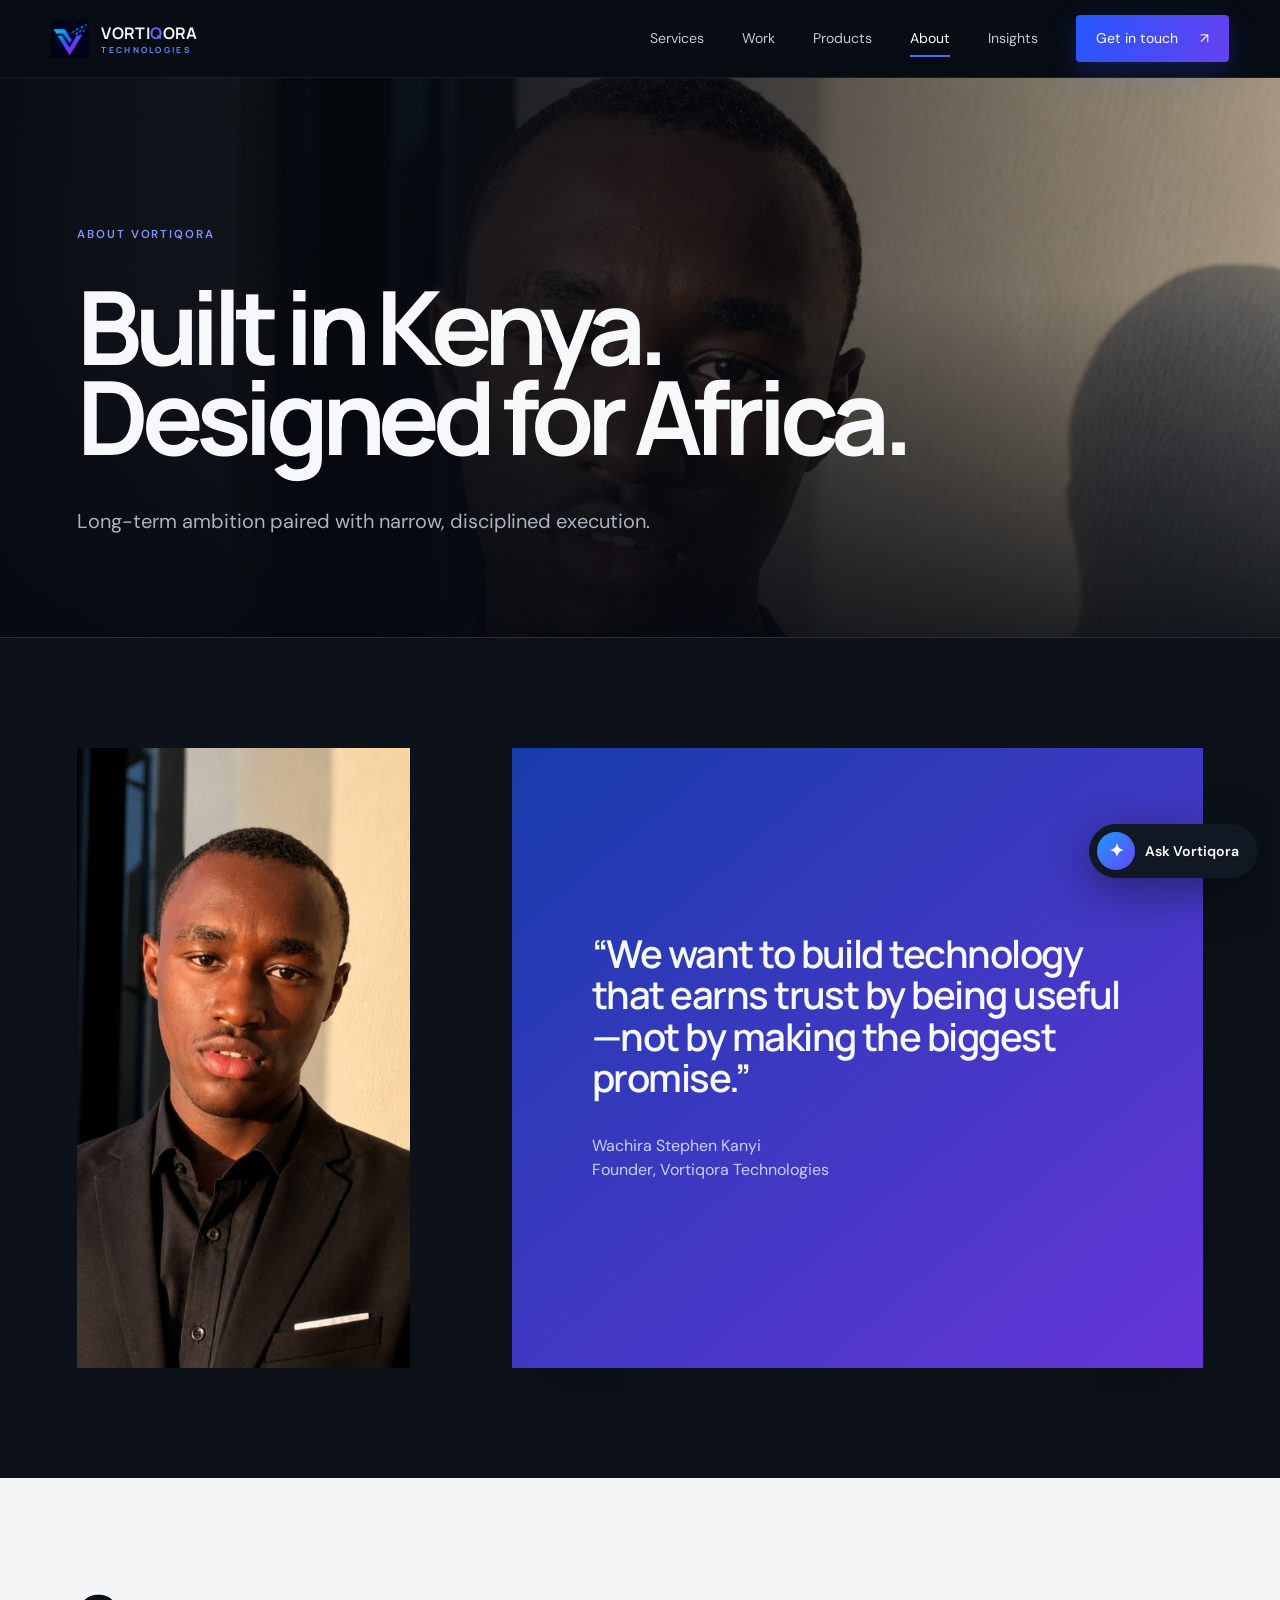
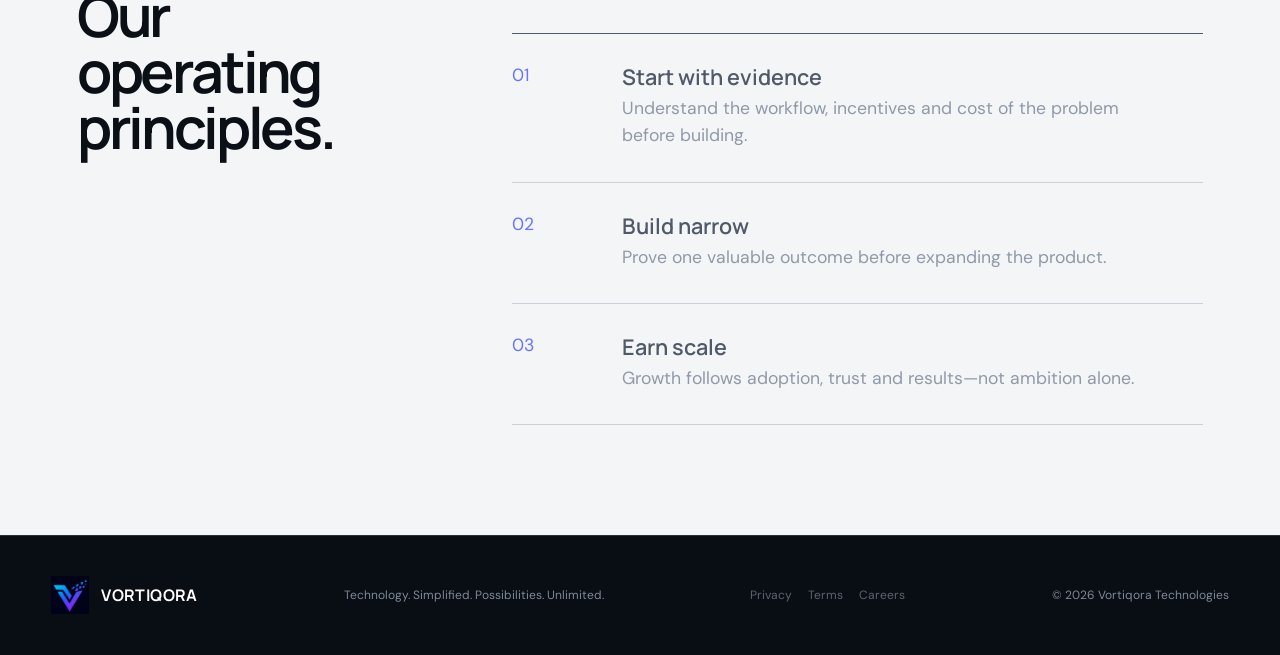
<file: about.html>
<!doctype html><html lang="en-KE"><head><meta charset="UTF-8"><meta name="viewport" content="width=device-width,initial-scale=1"><title>About Vortiqora Technologies | Kenya</title><meta name="description" content="Meet Vortiqora Technologies, an independent Kenyan technology company founded by Wachira Stephen Kanyi and building for Africa."><link rel="canonical" href="https://vortiqora-tech-ke.vercel.app/about.html"><link rel="stylesheet" href="final.css"><link rel="stylesheet" href="pages.css"><link rel="stylesheet" href="backgrounds.css"></head><body><a class="skip" href="#main">Skip to content</a>
<header class="topbar"><a class="wordmark" href="index.html"><span class="logo-crop"><img src="vortiqora-official-logo.jpg" alt=""></span><span>VORTI<b>Q</b>ORA <small>TECHNOLOGIES</small></span></a><button class="menu" aria-expanded="false" aria-controls="nav" aria-label="Open navigation"><span></span><span></span></button><nav id="nav"><a href="/#services">Services</a><a href="work.html">Work</a><a href="products.html">Products</a><a href="about.html" aria-current="page">About</a><a href="insights.html">Insights</a><a class="nav-button" href="contact.html">Get in touch <span>↗</span></a></nav></header>
<main id="main"><section class="page-hero photo-hero photo-founder"><p class="kicker">About Vortiqora</p><h1>Built in Kenya.<br>Designed for Africa.</h1><p>Long-term ambition paired with narrow, disciplined execution.</p></section><section class="content-section"><div class="content-grid"><div class="portrait-panel" role="img" aria-label="Wachira Stephen Kanyi, Founder of Vortiqora Technologies"></div><div class="founder-quote"><blockquote>“We want to build technology that earns trust by being useful—not by making the biggest promise.”</blockquote><cite>Wachira Stephen Kanyi<br>Founder, Vortiqora Technologies</cite></div></div></section><section class="content-section light"><div class="content-grid"><h2>Our operating<br>principles.</h2><div class="content-copy"><div class="feature-list"><div class="feature-row"><span>01</span><div><h3>Start with evidence</h3><p>Understand the workflow, incentives and cost of the problem before building.</p></div></div><div class="feature-row"><span>02</span><div><h3>Build narrow</h3><p>Prove one valuable outcome before expanding the product.</p></div></div><div class="feature-row"><span>03</span><div><h3>Earn scale</h3><p>Growth follows adoption, trust and results—not ambition alone.</p></div></div></div></div></div></section></main>
<footer><a class="wordmark" href="index.html"><span class="logo-crop"><img src="vortiqora-official-logo.jpg" alt=""></span><span>VORTIQORA</span></a><p>Technology. Simplified. Possibilities. Unlimited.</p><p class="legal-links"><a href="privacy.html">Privacy</a><a href="terms.html">Terms</a> <a href="careers.html">Careers</a></p><p>© <span id="year"></span> Vortiqora Technologies</p></footer><script src="script.js"></script></body></html>
</file>
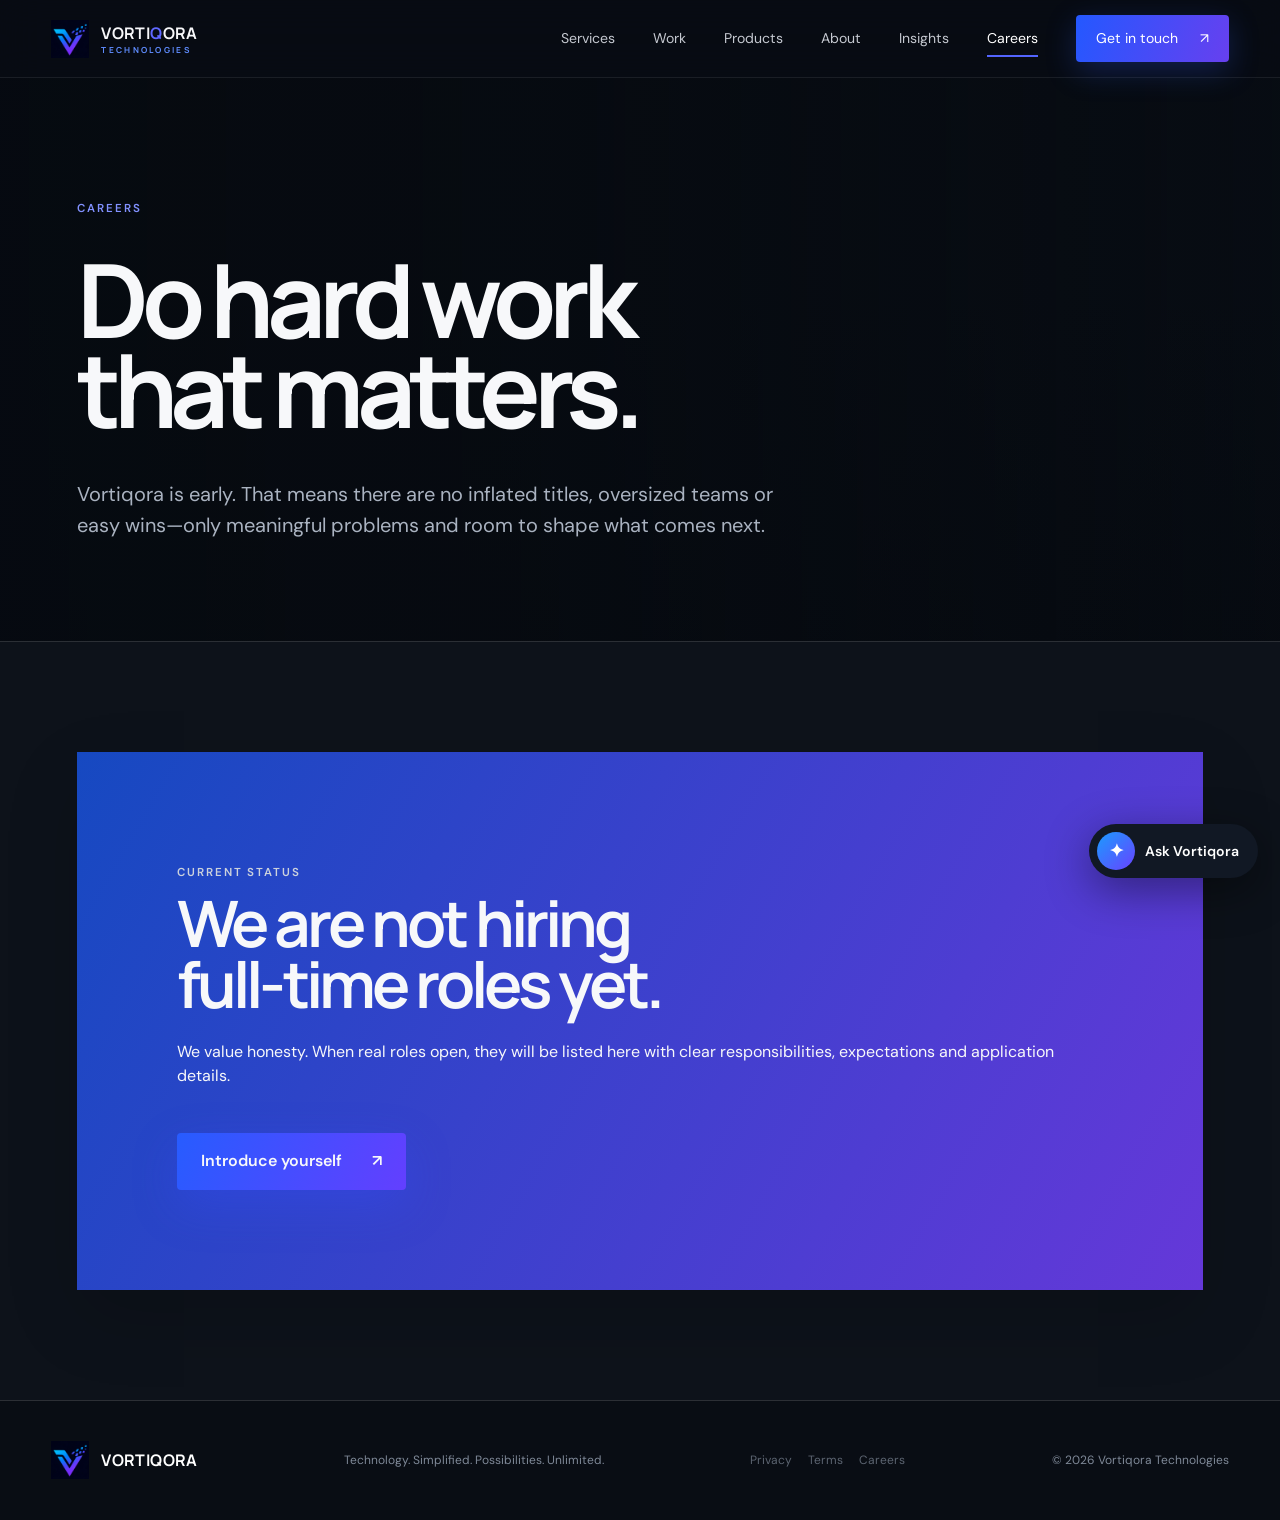
<file: careers.html>
<!doctype html><html lang="en-KE"><head><meta charset="UTF-8"><meta name="viewport" content="width=device-width,initial-scale=1"><title>Careers | Vortiqora Technologies Kenya</title><meta name="description" content="Learn about future opportunities to build trusted technology for Africa with Vortiqora Technologies in Kenya."><link rel="canonical" href="https://vortiqora-tech-ke.vercel.app/careers.html"><link rel="stylesheet" href="final.css"><link rel="stylesheet" href="pages.css"><link rel="stylesheet" href="backgrounds.css"></head><body><a class="skip" href="#main">Skip to content</a>
<header class="topbar"><a class="wordmark" href="index.html"><span class="logo-crop"><img src="vortiqora-official-logo.jpg" alt=""></span><span>VORTI<b>Q</b>ORA <small>TECHNOLOGIES</small></span></a><button class="menu" aria-expanded="false" aria-controls="nav" aria-label="Open navigation"><span></span><span></span></button><nav id="nav"><a href="/#services">Services</a><a href="work.html">Work</a><a href="products.html">Products</a><a href="about.html">About</a><a href="insights.html">Insights</a><a href="careers.html" aria-current="page">Careers</a><a class="nav-button" href="contact.html">Get in touch <span>↗</span></a></nav></header>
<main id="main"><section class="page-hero photo-hero photo-careers"><p class="kicker">Careers</p><h1>Do hard work<br>that matters.</h1><p>Vortiqora is early. That means there are no inflated titles, oversized teams or easy wins—only meaningful problems and room to shape what comes next.</p></section><section class="content-section"><div class="career-banner"><p class="kicker">Current status</p><h2>We are not hiring<br>full-time roles yet.</h2><p>We value honesty. When real roles open, they will be listed here with clear responsibilities, expectations and application details.</p><a class="cta" href="mailto:vortiqoratech@gmail.com?subject=Future%20Vortiqora%20opportunities">Introduce yourself <span>↗</span></a></div></section></main>
<footer><a class="wordmark" href="index.html"><span class="logo-crop"><img src="vortiqora-official-logo.jpg" alt=""></span><span>VORTIQORA</span></a><p>Technology. Simplified. Possibilities. Unlimited.</p><p class="legal-links"><a href="privacy.html">Privacy</a><a href="terms.html">Terms</a> <a href="careers.html">Careers</a></p><p>© <span id="year"></span> Vortiqora Technologies</p></footer><script src="script.js"></script></body></html>
</file>
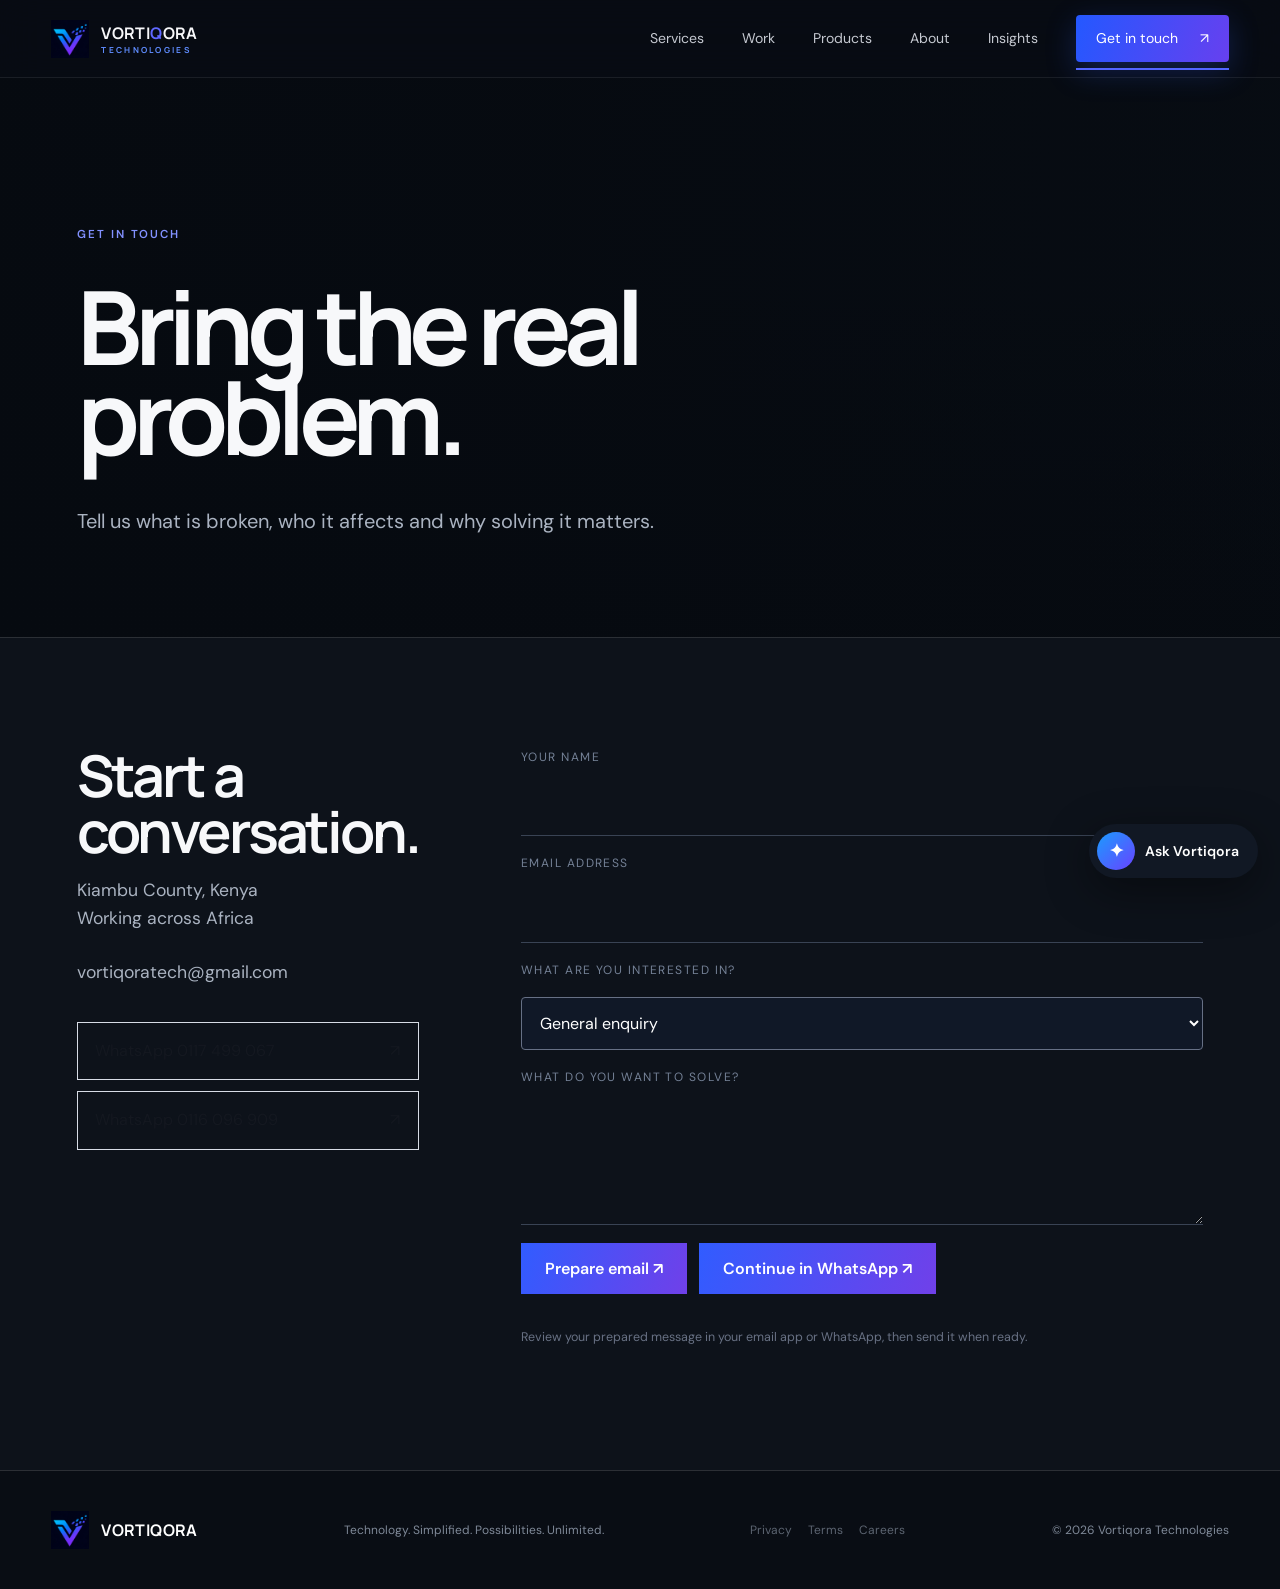
<file: contact.html>
<!doctype html><html lang="en-KE"><head><meta charset="UTF-8"><meta name="viewport" content="width=device-width,initial-scale=1"><title>Contact Vortiqora Technologies | Kenya</title><meta name="description" content="Contact Vortiqora Technologies in Kiambu County, Kenya to discuss trusted asset identity, business systems or technology partnerships."><link rel="canonical" href="https://vortiqora-tech-ke.vercel.app/contact.html"><link rel="stylesheet" href="final.css"><link rel="stylesheet" href="pages.css"><link rel="stylesheet" href="backgrounds.css"></head><body><a class="skip" href="#main">Skip to content</a>
<header class="topbar"><a class="wordmark" href="index.html"><span class="logo-crop"><img src="vortiqora-official-logo.jpg" alt=""></span><span>VORTI<b>Q</b>ORA <small>TECHNOLOGIES</small></span></a><button class="menu" aria-expanded="false" aria-controls="nav" aria-label="Open navigation"><span></span><span></span></button><nav id="nav"><a href="/#services">Services</a><a href="work.html">Work</a><a href="products.html">Products</a><a href="about.html">About</a><a href="insights.html">Insights</a><a class="nav-button" href="contact.html" aria-current="page">Get in touch <span>↗</span></a></nav></header>
<main id="main"><section class="page-hero photo-hero photo-city"><p class="kicker">Get in touch</p><h1>Bring the real<br>problem.</h1><p>Tell us what is broken, who it affects and why solving it matters.</p></section><section class="content-section"><div class="content-grid"><div><h2>Start a<br>conversation.</h2><p class="content-copy">Kiambu County, Kenya<br>Working across Africa<br><br><a href="mailto:vortiqoratech@gmail.com">vortiqoratech@gmail.com</a></p><div class="direct-contact" aria-label="WhatsApp contacts"><a href="https://wa.me/254117499067?text=Hello%20Vortiqora%20Technologies.%20I%20would%20like%20to%20discuss%20a%20project." target="_blank" rel="noopener">WhatsApp 0117 499 067 <span>↗</span></a><a href="https://wa.me/254116096909?text=Hello%20Vortiqora%20Technologies.%20I%20would%20like%20to%20discuss%20a%20project." target="_blank" rel="noopener">WhatsApp 0116 096 909 <span>↗</span></a></div></div><form class="contact-form" action="mailto:vortiqoratech@gmail.com" method="post" enctype="text/plain"><label for="name">YOUR NAME</label><input id="name" name="name" autocomplete="name" required><label for="email">EMAIL ADDRESS</label><input id="email" name="email" type="email" autocomplete="email" required><label for="service">WHAT ARE YOU INTERESTED IN?</label><select id="service" name="service"><option value="general">General enquiry</option><option value="website">Website design</option><option value="software">Business software</option><option value="asset">Asset verification partnership</option></select><label for="message">WHAT DO YOU WANT TO SOLVE?</label><textarea id="message" name="message" maxlength="1200" required></textarea><div class="contact-actions"><button type="submit">Prepare email ↗</button><button type="submit" data-channel="whatsapp" hidden>Continue in WhatsApp ↗</button></div><p class="form-note">Review your prepared message in your email app or WhatsApp, then send it when ready.</p></form></div></section></main>
<footer><a class="wordmark" href="index.html"><span class="logo-crop"><img src="vortiqora-official-logo.jpg" alt=""></span><span>VORTIQORA</span></a><p>Technology. Simplified. Possibilities. Unlimited.</p><p class="legal-links"><a href="privacy.html">Privacy</a><a href="terms.html">Terms</a> <a href="careers.html">Careers</a></p><p>© <span id="year"></span> Vortiqora Technologies</p></footer><script src="script.js"></script></body></html>
</file>
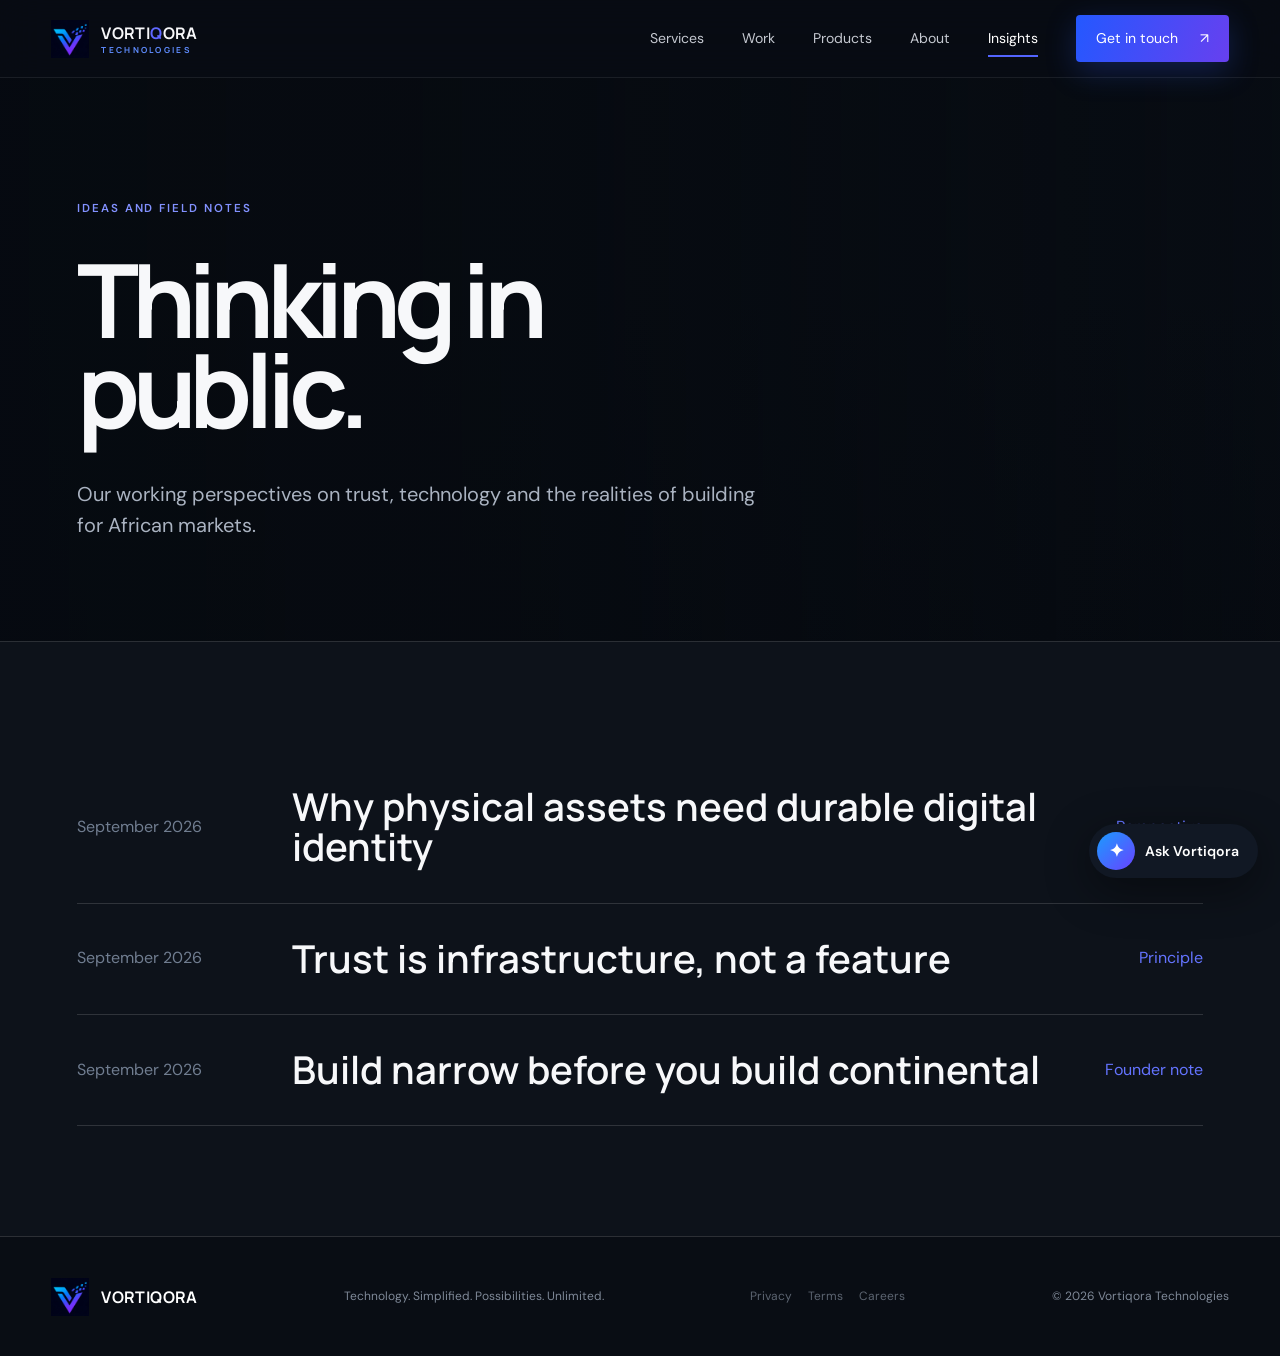
<file: insights.html>
<!doctype html><html lang="en-KE"><head><meta charset="UTF-8"><meta name="viewport" content="width=device-width,initial-scale=1"><title>Insights | Vortiqora Technologies</title><meta name="description" content="Vortiqora perspectives on asset verification, digital trust and building useful technology for African markets."><link rel="canonical" href="https://vortiqora-tech-ke.vercel.app/insights.html"><link rel="stylesheet" href="final.css"><link rel="stylesheet" href="pages.css"><link rel="stylesheet" href="backgrounds.css"></head><body><a class="skip" href="#main">Skip to content</a>
<header class="topbar"><a class="wordmark" href="index.html"><span class="logo-crop"><img src="vortiqora-official-logo.jpg" alt=""></span><span>VORTI<b>Q</b>ORA <small>TECHNOLOGIES</small></span></a><button class="menu" aria-expanded="false" aria-controls="nav" aria-label="Open navigation"><span></span><span></span></button><nav id="nav"><a href="/#services">Services</a><a href="work.html">Work</a><a href="products.html">Products</a><a href="about.html">About</a><a href="insights.html" aria-current="page">Insights</a><a class="nav-button" href="contact.html">Get in touch <span>↗</span></a></nav></header>
<main id="main"><section class="page-hero photo-hero photo-community"><p class="kicker">Ideas and field notes</p><h1>Thinking in<br>public.</h1><p>Our working perspectives on trust, technology and the realities of building for African markets.</p></section><section class="content-section"><div class="insight-list"><article class="insight-item"><time datetime="2026-09-13">September 2026</time><h2>Why physical assets need durable digital identity</h2><span>Perspective</span></article><article class="insight-item"><time datetime="2026-09-13">September 2026</time><h2>Trust is infrastructure, not a feature</h2><span>Principle</span></article><article class="insight-item"><time datetime="2026-09-13">September 2026</time><h2>Build narrow before you build continental</h2><span>Founder note</span></article></div></section></main>
<footer><a class="wordmark" href="index.html"><span class="logo-crop"><img src="vortiqora-official-logo.jpg" alt=""></span><span>VORTIQORA</span></a><p>Technology. Simplified. Possibilities. Unlimited.</p><p class="legal-links"><a href="privacy.html">Privacy</a><a href="terms.html">Terms</a> <a href="careers.html">Careers</a></p><p>© <span id="year"></span> Vortiqora Technologies</p></footer><script src="script.js"></script></body></html>
</file>
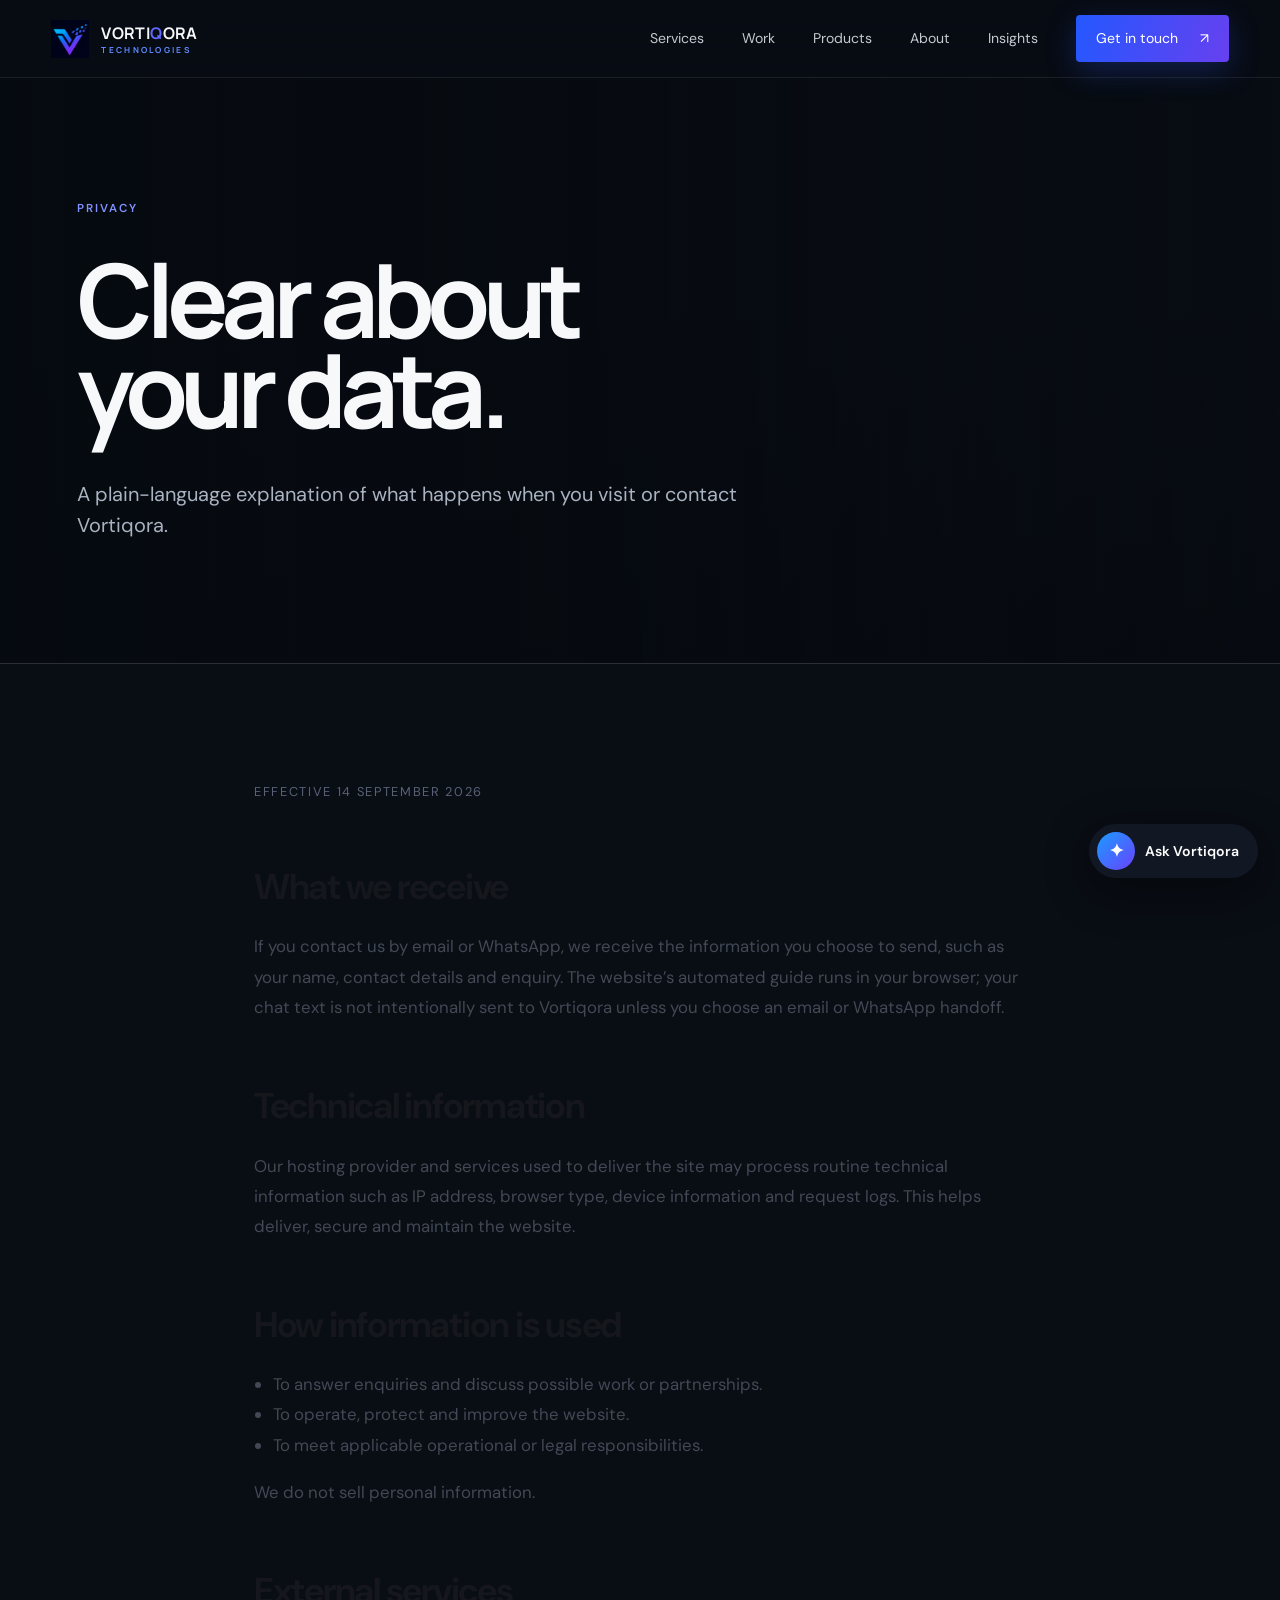
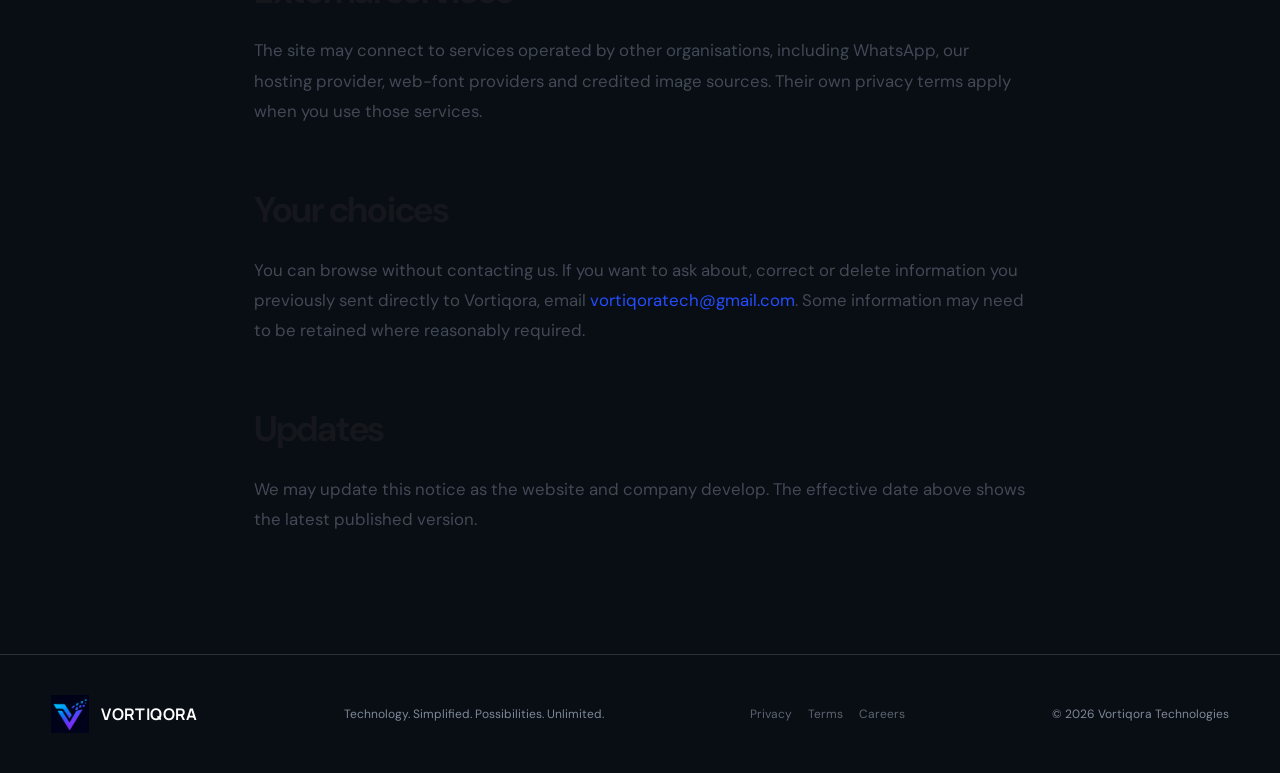
<file: privacy.html>
<!doctype html><html lang="en-KE"><head><meta charset="UTF-8"><meta name="viewport" content="width=device-width,initial-scale=1"><title>Privacy Policy | Vortiqora Technologies</title><meta name="description" content="How Vortiqora Technologies handles information shared through its website, email and WhatsApp contact channels."><link rel="canonical" href="https://vortiqora-tech-ke.vercel.app/privacy.html"><link rel="stylesheet" href="final.css"><link rel="stylesheet" href="pages.css"><link rel="stylesheet" href="backgrounds.css"><link rel="stylesheet" href="legal.css"></head><body><a class="skip" href="#main">Skip to content</a><header class="topbar"><a class="wordmark" href="index.html"><span class="logo-crop"><img src="vortiqora-official-logo.jpg" alt=""></span><span>VORTI<b>Q</b>ORA <small>TECHNOLOGIES</small></span></a><button class="menu" aria-expanded="false" aria-controls="nav" aria-label="Open navigation"><span></span><span></span></button><nav id="nav"><a href="/#services">Services</a><a href="work.html">Work</a><a href="products.html">Products</a><a href="about.html">About</a><a href="insights.html">Insights</a><a class="nav-button" href="contact.html">Get in touch <span>↗</span></a></nav></header><main id="main"><section class="page-hero legal-hero photo-hero photo-legal"><p class="kicker">Privacy</p><h1>Clear about<br>your data.</h1><p>A plain-language explanation of what happens when you visit or contact Vortiqora.</p></section><article class="legal-wrap"><p class="updated">Effective 14 September 2026</p><h2>What we receive</h2><p>If you contact us by email or WhatsApp, we receive the information you choose to send, such as your name, contact details and enquiry. The website’s automated guide runs in your browser; your chat text is not intentionally sent to Vortiqora unless you choose an email or WhatsApp handoff.</p><h2>Technical information</h2><p>Our hosting provider and services used to deliver the site may process routine technical information such as IP address, browser type, device information and request logs. This helps deliver, secure and maintain the website.</p><h2>How information is used</h2><ul><li>To answer enquiries and discuss possible work or partnerships.</li><li>To operate, protect and improve the website.</li><li>To meet applicable operational or legal responsibilities.</li></ul><p>We do not sell personal information.</p><h2>External services</h2><p>The site may connect to services operated by other organisations, including WhatsApp, our hosting provider, web-font providers and credited image sources. Their own privacy terms apply when you use those services.</p><h2>Your choices</h2><p>You can browse without contacting us. If you want to ask about, correct or delete information you previously sent directly to Vortiqora, email <a href="mailto:vortiqoratech@gmail.com">vortiqoratech@gmail.com</a>. Some information may need to be retained where reasonably required.</p><h2>Updates</h2><p>We may update this notice as the website and company develop. The effective date above shows the latest published version.</p></article></main><footer><a class="wordmark" href="index.html"><span class="logo-crop"><img src="vortiqora-official-logo.jpg" alt=""></span><span>VORTIQORA</span></a><p>Technology. Simplified. Possibilities. Unlimited.</p><p class="legal-links"><a href="privacy.html" aria-current="page">Privacy</a><a href="terms.html">Terms</a> <a href="careers.html">Careers</a></p><p>© <span id="year"></span> Vortiqora Technologies</p></footer><script src="script.js"></script></body></html>
</file>
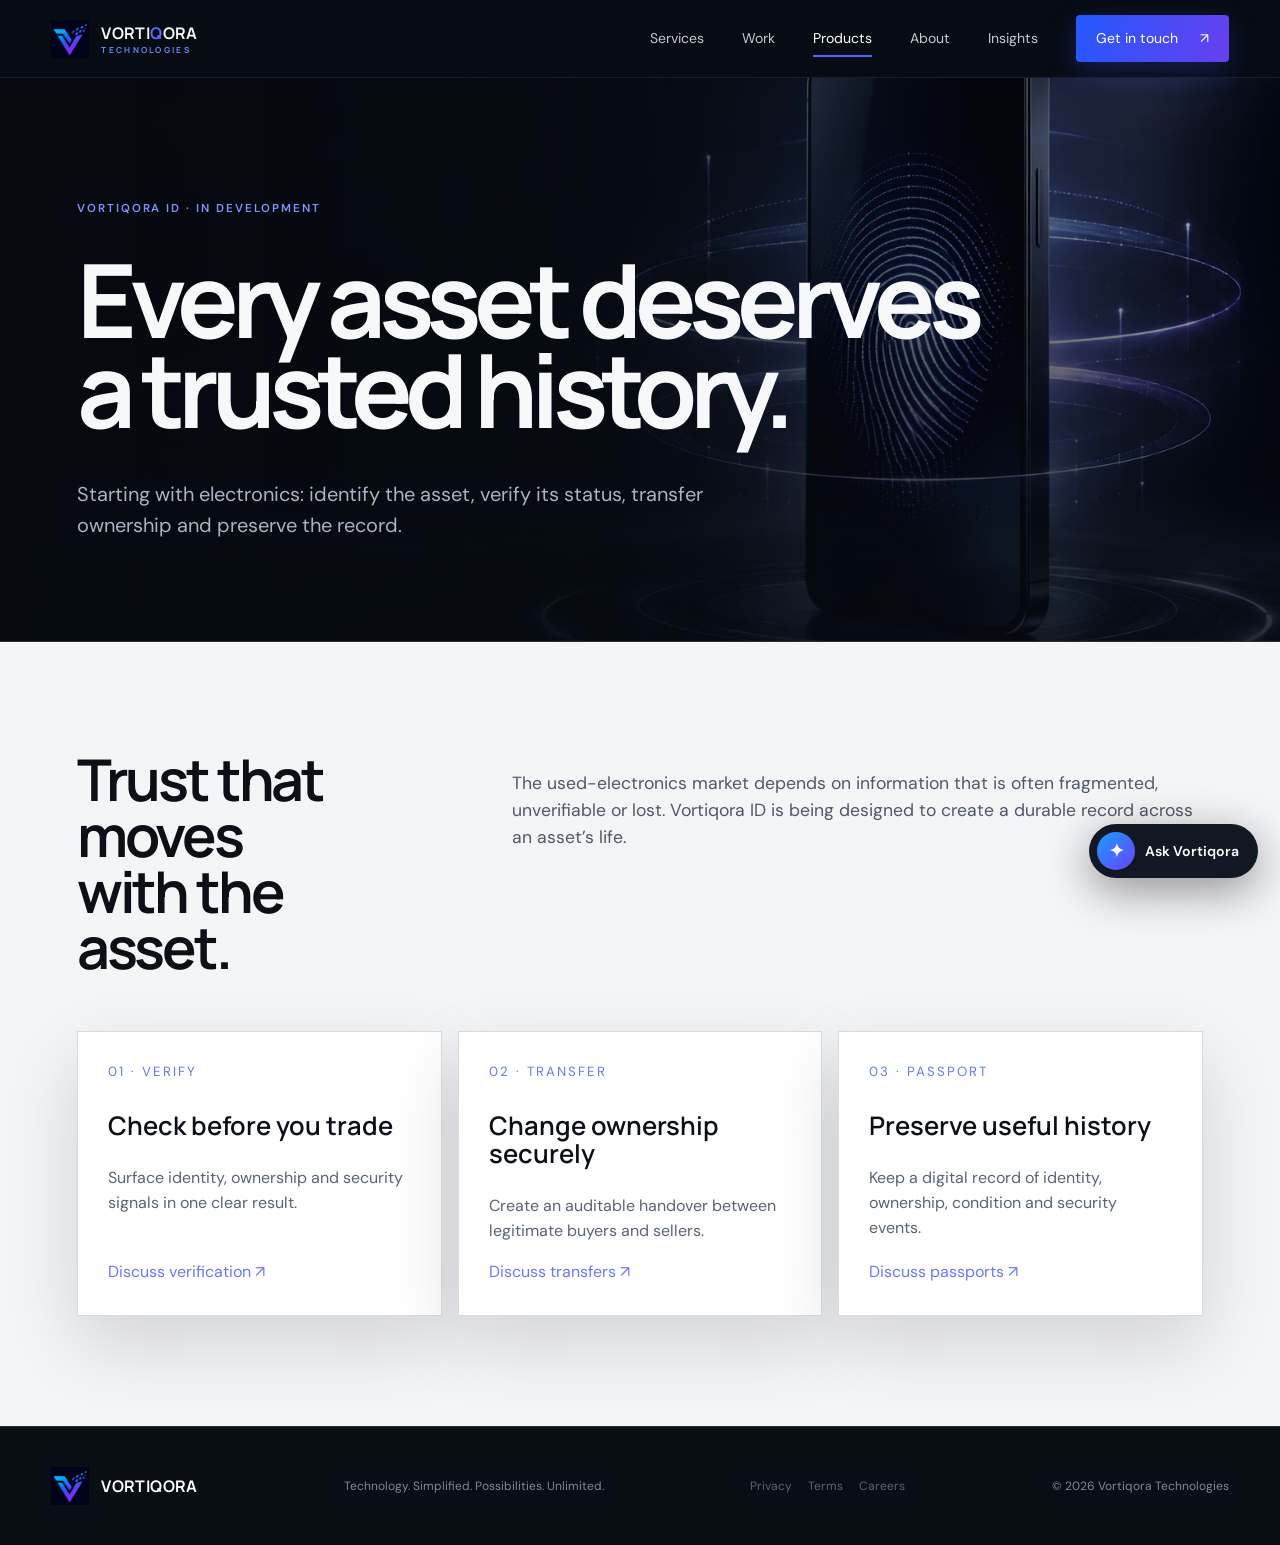
<file: products.html>
<!doctype html><html lang="en-KE"><head><meta charset="UTF-8"><meta name="viewport" content="width=device-width,initial-scale=1"><title>Products | Vortiqora Trusted Asset Identity</title><meta name="description" content="Discover Vortiqora's trusted identity platform for electronics: asset verification, secure ownership transfer and digital asset passports."><link rel="canonical" href="https://vortiqora-tech-ke.vercel.app/products.html"><link rel="stylesheet" href="final.css"><link rel="stylesheet" href="pages.css"><link rel="stylesheet" href="backgrounds.css"></head><body><a class="skip" href="#main">Skip to content</a>
<header class="topbar"><a class="wordmark" href="index.html"><span class="logo-crop"><img src="vortiqora-official-logo.jpg" alt=""></span><span>VORTI<b>Q</b>ORA <small>TECHNOLOGIES</small></span></a><button class="menu" aria-expanded="false" aria-controls="nav" aria-label="Open navigation"><span></span><span></span></button><nav id="nav"><a href="/#services">Services</a><a href="work.html">Work</a><a href="products.html" aria-current="page">Products</a><a href="about.html">About</a><a href="insights.html">Insights</a><a class="nav-button" href="contact.html">Get in touch <span>↗</span></a></nav></header>
<main id="main"><section class="page-hero photo-hero photo-product"><p class="kicker">Vortiqora ID · In development</p><h1>Every asset deserves<br>a trusted history.</h1><p>Starting with electronics: identify the asset, verify its status, transfer ownership and preserve the record.</p></section><section class="content-section light"><div class="content-grid"><h2>Trust that moves<br>with the asset.</h2><div class="content-copy"><p>The used-electronics market depends on information that is often fragmented, unverifiable or lost. Vortiqora ID is being designed to create a durable record across an asset’s life.</p></div></div><div class="detail-cards"><article class="detail-card"><small>01 · VERIFY</small><h3>Check before you trade</h3><p>Surface identity, ownership and security signals in one clear result.</p><a href="contact.html">Discuss verification ↗</a></article><article class="detail-card"><small>02 · TRANSFER</small><h3>Change ownership securely</h3><p>Create an auditable handover between legitimate buyers and sellers.</p><a href="contact.html">Discuss transfers ↗</a></article><article class="detail-card"><small>03 · PASSPORT</small><h3>Preserve useful history</h3><p>Keep a digital record of identity, ownership, condition and security events.</p><a href="contact.html">Discuss passports ↗</a></article></div></section></main>
<footer><a class="wordmark" href="index.html"><span class="logo-crop"><img src="vortiqora-official-logo.jpg" alt=""></span><span>VORTIQORA</span></a><p>Technology. Simplified. Possibilities. Unlimited.</p><p class="legal-links"><a href="privacy.html">Privacy</a><a href="terms.html">Terms</a> <a href="careers.html">Careers</a></p><p>© <span id="year"></span> Vortiqora Technologies</p></footer><script src="script.js"></script></body></html>
</file>
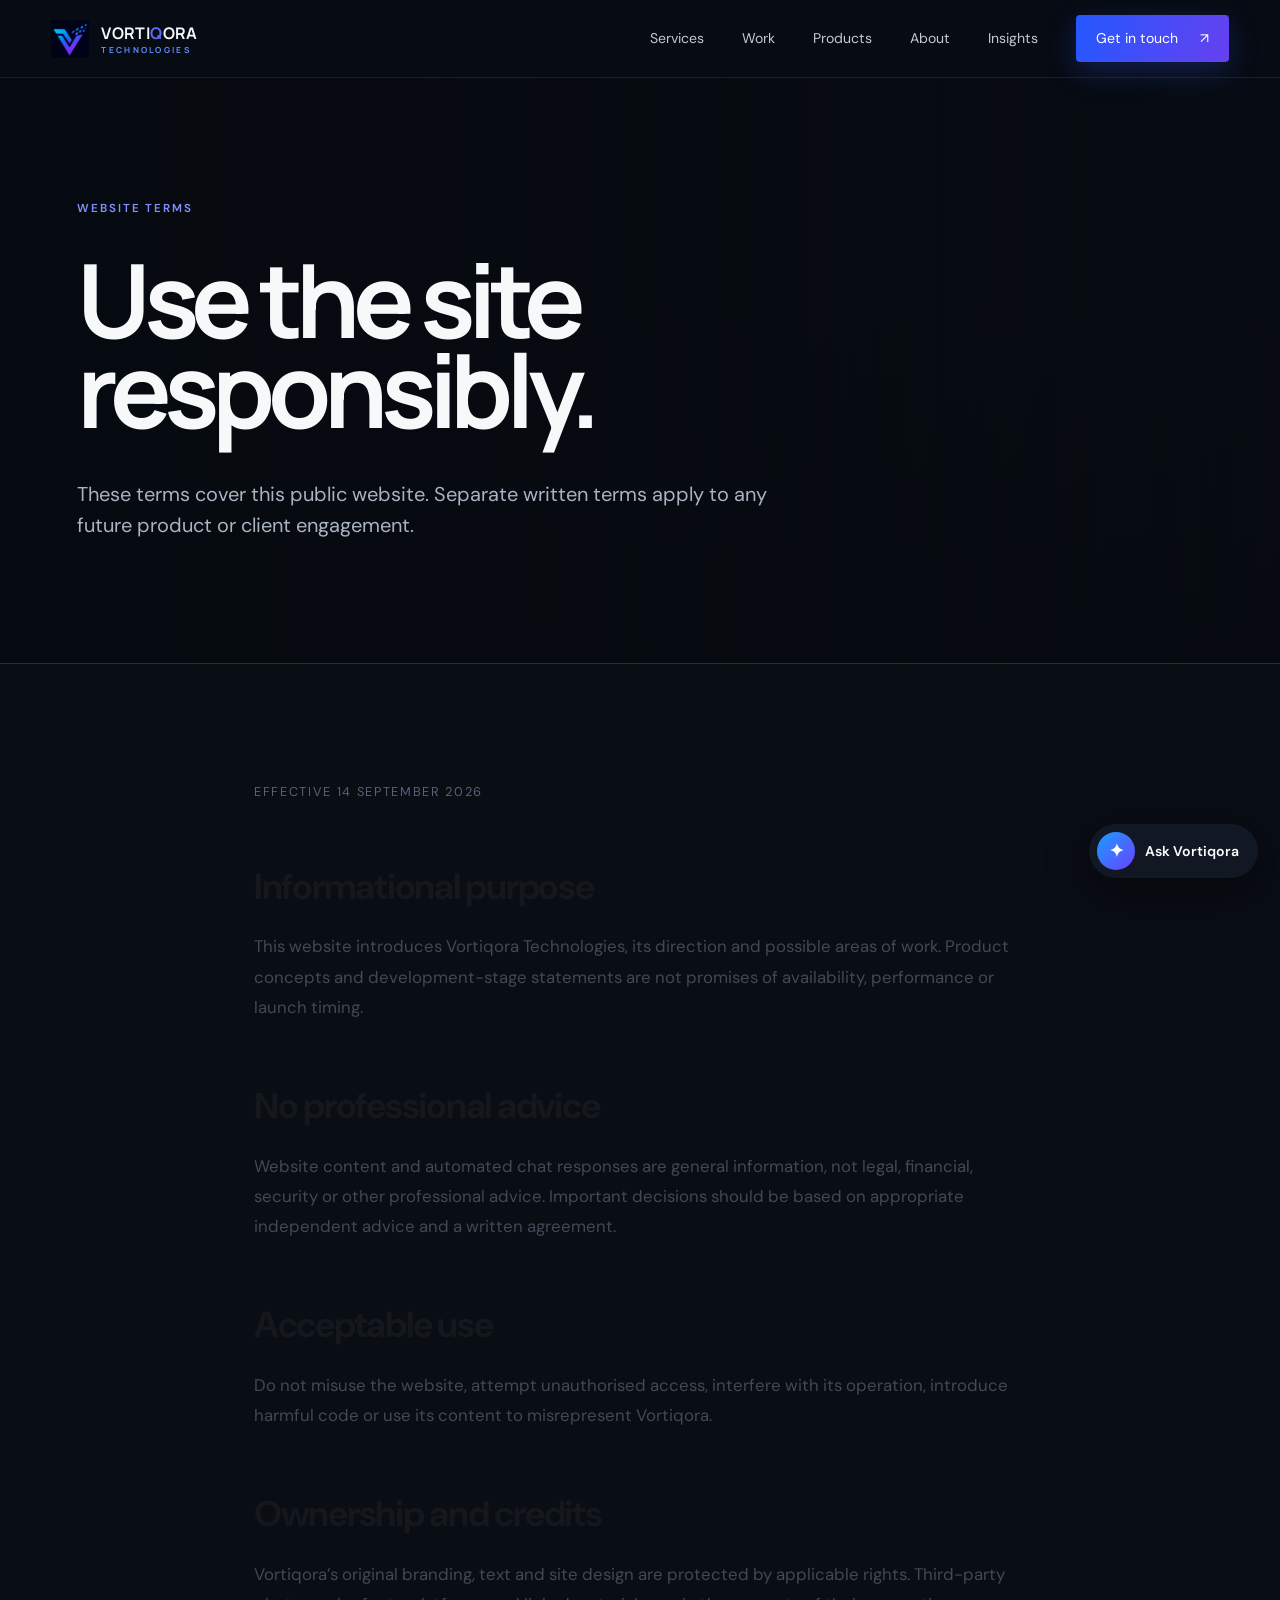
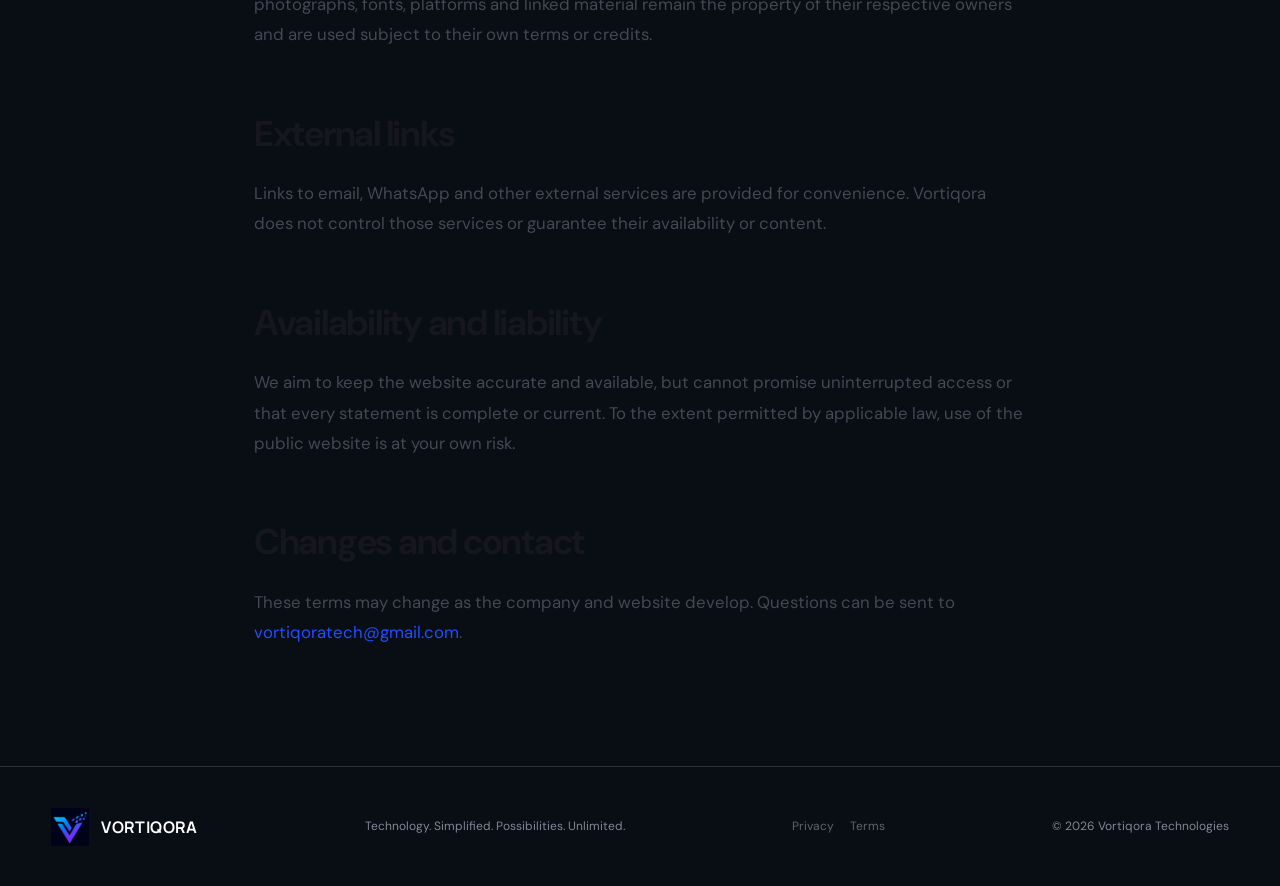
<file: terms.html>
<!doctype html><html lang="en-KE"><head><meta charset="UTF-8"><meta name="viewport" content="width=device-width,initial-scale=1"><title>Website Terms | Vortiqora Technologies</title><meta name="description" content="Terms for using the Vortiqora Technologies website and its informational content."><link rel="canonical" href="https://vortiqora-tech-ke.vercel.app/terms.html"><link rel="stylesheet" href="final.css"><link rel="stylesheet" href="pages.css"><link rel="stylesheet" href="backgrounds.css"><link rel="stylesheet" href="legal.css"></head><body><a class="skip" href="#main">Skip to content</a><header class="topbar"><a class="wordmark" href="index.html"><span class="logo-crop"><img src="vortiqora-official-logo.jpg" alt=""></span><span>VORTI<b>Q</b>ORA <small>TECHNOLOGIES</small></span></a><button class="menu" aria-expanded="false" aria-controls="nav" aria-label="Open navigation"><span></span><span></span></button><nav id="nav"><a href="/#services">Services</a><a href="work.html">Work</a><a href="products.html">Products</a><a href="about.html">About</a><a href="insights.html">Insights</a><a class="nav-button" href="contact.html">Get in touch <span>↗</span></a></nav></header><main id="main"><section class="page-hero legal-hero photo-hero photo-legal"><p class="kicker">Website terms</p><h1>Use the site<br>responsibly.</h1><p>These terms cover this public website. Separate written terms apply to any future product or client engagement.</p></section><article class="legal-wrap"><p class="updated">Effective 14 September 2026</p><h2>Informational purpose</h2><p>This website introduces Vortiqora Technologies, its direction and possible areas of work. Product concepts and development-stage statements are not promises of availability, performance or launch timing.</p><h2>No professional advice</h2><p>Website content and automated chat responses are general information, not legal, financial, security or other professional advice. Important decisions should be based on appropriate independent advice and a written agreement.</p><h2>Acceptable use</h2><p>Do not misuse the website, attempt unauthorised access, interfere with its operation, introduce harmful code or use its content to misrepresent Vortiqora.</p><h2>Ownership and credits</h2><p>Vortiqora’s original branding, text and site design are protected by applicable rights. Third-party photographs, fonts, platforms and linked material remain the property of their respective owners and are used subject to their own terms or credits.</p><h2>External links</h2><p>Links to email, WhatsApp and other external services are provided for convenience. Vortiqora does not control those services or guarantee their availability or content.</p><h2>Availability and liability</h2><p>We aim to keep the website accurate and available, but cannot promise uninterrupted access or that every statement is complete or current. To the extent permitted by applicable law, use of the public website is at your own risk.</p><h2>Changes and contact</h2><p>These terms may change as the company and website develop. Questions can be sent to <a href="mailto:vortiqoratech@gmail.com">vortiqoratech@gmail.com</a>.</p></article></main><footer><a class="wordmark" href="index.html"><span class="logo-crop"><img src="vortiqora-official-logo.jpg" alt=""></span><span>VORTIQORA</span></a><p>Technology. Simplified. Possibilities. Unlimited.</p><p class="legal-links"><a href="privacy.html">Privacy</a><a href="terms.html" aria-current="page">Terms</a></p><p>© <span id="year"></span> Vortiqora Technologies</p></footer><script src="script.js"></script></body></html>
</file>
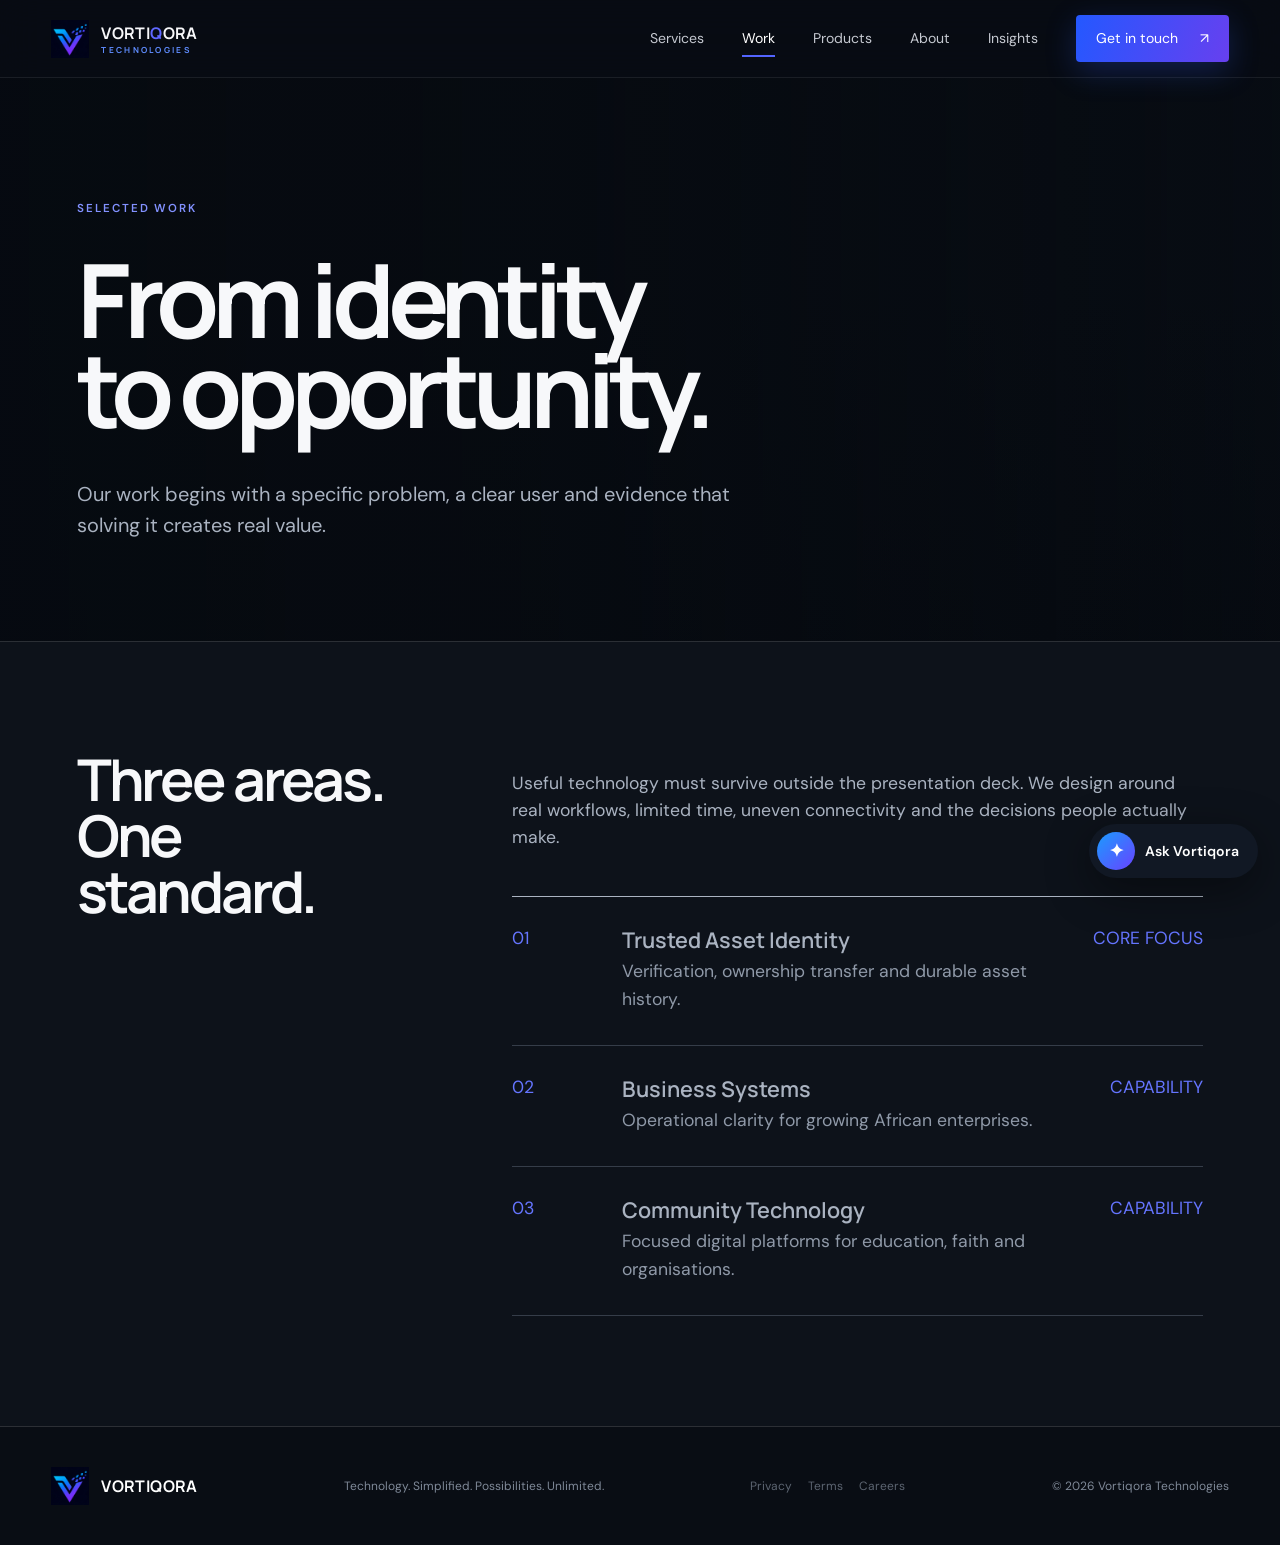
<file: work.html>
<!doctype html><html lang="en-KE"><head><meta charset="UTF-8"><meta name="viewport" content="width=device-width,initial-scale=1"><title>Our Work | Vortiqora Technologies Kenya</title><meta name="description" content="Explore Vortiqora Technologies work across trusted asset identity, business systems and community technology in Kenya and Africa."><link rel="canonical" href="https://vortiqora-tech-ke.vercel.app/work.html"><link rel="stylesheet" href="final.css"><link rel="stylesheet" href="pages.css"><link rel="stylesheet" href="backgrounds.css"></head><body><a class="skip" href="#main">Skip to content</a>
<header class="topbar"><a class="wordmark" href="index.html"><span class="logo-crop"><img src="vortiqora-official-logo.jpg" alt=""></span><span>VORTI<b>Q</b>ORA <small>TECHNOLOGIES</small></span></a><button class="menu" aria-expanded="false" aria-controls="nav" aria-label="Open navigation"><span></span><span></span></button><nav id="nav"><a href="/#services">Services</a><a href="work.html" aria-current="page">Work</a><a href="products.html">Products</a><a href="about.html">About</a><a href="insights.html">Insights</a><a class="nav-button" href="contact.html">Get in touch <span>↗</span></a></nav></header>
<main id="main"><section class="page-hero photo-hero photo-event"><p class="kicker">Selected work</p><h1>From identity<br>to opportunity.</h1><p>Our work begins with a specific problem, a clear user and evidence that solving it creates real value.</p></section><section class="content-section"><div class="content-grid"><h2>Three areas.<br>One standard.</h2><div class="content-copy"><p>Useful technology must survive outside the presentation deck. We design around real workflows, limited time, uneven connectivity and the decisions people actually make.</p><div class="feature-list"><div class="feature-row"><span>01</span><div><h3>Trusted Asset Identity</h3><p>Verification, ownership transfer and durable asset history.</p></div><span>CORE FOCUS</span></div><div class="feature-row"><span>02</span><div><h3>Business Systems</h3><p>Operational clarity for growing African enterprises.</p></div><span>CAPABILITY</span></div><div class="feature-row"><span>03</span><div><h3>Community Technology</h3><p>Focused digital platforms for education, faith and organisations.</p></div><span>CAPABILITY</span></div></div></div></div></section></main>
<footer><a class="wordmark" href="index.html"><span class="logo-crop"><img src="vortiqora-official-logo.jpg" alt=""></span><span>VORTIQORA</span></a><p>Technology. Simplified. Possibilities. Unlimited.</p><p class="legal-links"><a href="privacy.html">Privacy</a><a href="terms.html">Terms</a> <a href="careers.html">Careers</a></p><p>© <span id="year"></span> Vortiqora Technologies</p></footer><script src="script.js"></script></body></html>
</file>
<file: final.css>
:root{--ink:#090d14;--paper:#f5f6f8;--blue:#315cff;--violet:#703dff;--line:rgba(255,255,255,.14)}*{box-sizing:border-box}html{scroll-behavior:smooth}body{margin:0;background:var(--ink);color:#f7f8fa;font-family:'DM Sans',sans-serif;font-size:16px;line-height:1.55;overflow-x:hidden}a{color:inherit;text-decoration:none}.skip{position:fixed;left:1rem;top:-4rem;background:white;color:black;padding:.8rem 1rem;z-index:100}.skip:focus{top:1rem}.topbar{height:78px;padding:0 clamp(24px,4vw,68px);display:flex;align-items:center;justify-content:space-between;background:rgba(8,12,19,.9);backdrop-filter:blur(20px);border-bottom:1px solid rgba(255,255,255,.08);position:sticky;top:0;z-index:20}.wordmark{display:flex;align-items:center;gap:12px;font:700 1rem 'Manrope';letter-spacing:.025em}.wordmark b{color:#5f68ff}.wordmark small{display:block;font-size:.52rem;letter-spacing:.28em;color:#5f8dff}.vmark{width:30px;height:30px;display:grid;place-items:center;font-size:.95rem;background:linear-gradient(145deg,#12afff,#713dff);clip-path:polygon(0 0,100% 0,74% 100%,28% 100%)}nav{display:flex;align-items:center;gap:38px;font-size:.88rem;color:#c5c9d1}nav a:hover{color:white}.nav-button{background:linear-gradient(110deg,#2458ff,#6740ef);color:white!important;padding:13px 20px;border-radius:4px;box-shadow:0 9px 30px rgba(49,92,255,.25)}.nav-button span{margin-left:18px}.menu{display:none;background:none;border:0}.hero{height:calc(100vh - 78px);min-height:670px;max-height:980px;position:relative;overflow:hidden;background:#0b1119}.hero-media{position:absolute;inset:0 0 0 33%}.hero-media img{width:100%;height:100%;object-fit:cover;object-position:center 23%;filter:saturate(.82) contrast(1.05)}.hero-overlay{position:absolute;inset:0;background:linear-gradient(90deg,rgba(7,11,17,.99) 0%,rgba(7,11,17,.94) 27%,rgba(7,11,17,.36) 58%,rgba(7,11,17,.04) 100%),linear-gradient(0deg,rgba(6,10,16,.45),transparent 45%)}.hero-copy{position:absolute;left:clamp(28px,5.4vw,86px);top:50%;transform:translateY(-50%);z-index:3;max-width:650px}.kicker{font-size:.72rem;letter-spacing:.17em;text-transform:uppercase;color:#ccd2dc;font-weight:600}.kicker i{display:inline-block;width:36px;height:1px;background:#5069ff;vertical-align:middle;margin:0 0 3px 14px}.hero .kicker i{margin:0 12px 3px 0}.hero h1{font:700 clamp(4rem,6.5vw,7.2rem)/.91 'Manrope';letter-spacing:-.065em;margin:28px 0 24px}.hero h1 em,.philosophy h2 em{font-style:normal;color:#5365ff}.hero-copy>p:not(.kicker){font-size:1.3rem;color:#e0e4ea}.cta{display:inline-flex;align-items:center;gap:30px;margin-top:28px;background:linear-gradient(115deg,#275cff,#633fff);padding:16px 24px;border-radius:4px;font-weight:600;box-shadow:0 16px 45px rgba(53,75,255,.3);transition:transform .25s,box-shadow .25s}.cta:hover{transform:translateY(-3px);box-shadow:0 20px 55px rgba(53,75,255,.43)}.hero-note,.hero-index{position:absolute;z-index:3;font-size:.58rem;line-height:1.65;letter-spacing:.2em;color:rgba(255,255,255,.62);display:flex;flex-direction:column}.hero-note{right:5vw;bottom:10%}.hero-index{left:5.4vw;bottom:5%}.work-section{padding:110px clamp(24px,4vw,68px) 130px;background:linear-gradient(135deg,#0c1118,#171c22)}.section-intro{display:grid;grid-template-columns:1fr .8fr;align-items:end;gap:10vw;max-width:1420px;margin:0 auto 54px}.section-intro h2{font:600 clamp(2.5rem,4vw,4.7rem)/1 'Manrope';letter-spacing:-.055em;margin:21px 0 0}.section-intro>p{color:#b0b7c2;max-width:470px}.work-grid{display:grid;grid-template-columns:1.15fr 1fr 1fr;gap:16px;max-width:1420px;margin:auto}.work-card{border:1px solid rgba(255,255,255,.18);background:#131820;min-height:520px;display:flex;flex-direction:column;transition:transform .35s,border-color .35s}.work-card:hover{transform:translateY(-6px);border-color:#5365ff}.card-image{height:270px;overflow:hidden}.card-image img{width:100%;height:100%;object-fit:cover}.card-body{padding:26px;display:flex;flex-direction:column;flex:1}.card-body small{font-size:.61rem;letter-spacing:.14em;color:#a6afbd}.card-body h3{font:600 1.7rem/1.05 'Manrope';letter-spacing:-.03em;margin:15px 0}.card-body p{color:#aab2bf;margin:0}.card-link{display:flex;justify-content:space-between;margin-top:auto;padding-top:28px;color:#dfe4ec;font-size:.8rem}.card-link b{font-weight:500;color:#6171ff}.type-visual,.community-visual{height:270px;display:flex;align-items:center;justify-content:center;position:relative;overflow:hidden;background:linear-gradient(145deg,#173f93,#4931d0)}.type-visual:after{content:"";position:absolute;width:220px;height:220px;border:1px solid rgba(255,255,255,.25);transform:rotate(45deg)}.type-visual>span{font:800 6rem 'Manrope';letter-spacing:-.08em;z-index:1}.type-visual i{position:absolute;right:20px;bottom:16px;font-style:normal;font-size:.55rem;letter-spacing:.24em}.community-visual{justify-content:space-between;padding:32px;background:#eceff4;color:#0c1119}.community-visual>span{font:800 6rem 'Manrope';letter-spacing:-.08em}.community-visual div{font-size:.59rem;letter-spacing:.2em;line-height:1.9}.philosophy{background:var(--paper);color:#0a0d13;display:grid;grid-template-columns:1fr 1fr .7fr;min-height:600px}.philosophy-title,.philosophy-copy{padding:110px clamp(28px,5vw,78px)}.philosophy-title h2{font:700 clamp(3.2rem,5vw,6.2rem)/.93 'Manrope';letter-spacing:-.065em;margin:28px 0}.philosophy-copy{display:flex;flex-direction:column;justify-content:center}.philosophy-copy .lead{font:600 1.45rem/1.35 'Manrope'}.philosophy-copy p{color:#48505d}.signature{font-size:.65rem;letter-spacing:.19em;margin-top:35px}.philosophy-art{padding:60px 38px;display:flex;flex-direction:column;justify-content:center;background:radial-gradient(circle at 40% 30%,#6779ff,transparent 32%),linear-gradient(160deg,#341dc4,#9c51e9 55%,#ec749e);color:white;font-size:.57rem;letter-spacing:.21em;line-height:1.9}.about-section{display:grid;grid-template-columns:.8fr 1.2fr;min-height:680px;background:#090d14}.about-brand{overflow:hidden;background:#030814}.about-brand img{width:100%;height:100%;object-fit:cover}.about-text{padding:110px clamp(30px,7vw,120px);align-self:center}.about-text h2{font:600 clamp(2.9rem,4.5vw,5.2rem)/.98 'Manrope';letter-spacing:-.055em;margin:28px 0}.about-text>p{color:#a7b0be;font-size:1.1rem;max-width:700px}.founder-line{border-top:1px solid var(--line);display:grid;grid-template-columns:1fr 1fr;gap:35px;margin-top:45px;padding-top:25px}.founder-line div{display:flex;flex-direction:column}.founder-line small{color:#6d7889;font-size:.6rem;letter-spacing:.18em}.founder-line strong{font:600 1.05rem 'Manrope';margin-top:7px}.founder-line span{font-size:.8rem;color:#8893a3}.contact-section{display:grid;grid-template-columns:1fr 1fr;gap:9vw;padding:120px clamp(28px,6vw,96px);background:linear-gradient(120deg,#174dc5,#5c37dc);align-items:end}.contact-section h2{font:700 clamp(3.1rem,5.4vw,6.6rem)/.92 'Manrope';letter-spacing:-.065em;margin:25px 0 0}.contact-right p{max-width:560px;font-size:1.1rem}.contact-right a{display:flex;justify-content:space-between;border-bottom:1px solid rgba(255,255,255,.5);padding:18px 0;margin:35px 0;font:600 clamp(1.15rem,2vw,1.8rem) 'Manrope'}.contact-right small{font-size:.6rem;letter-spacing:.17em}footer{display:flex;align-items:center;justify-content:space-between;gap:30px;padding:38px clamp(24px,4vw,68px);color:#7f8998;font-size:.75rem;border-top:1px solid var(--line)}footer .wordmark{color:white}.reveal{opacity:0;transform:translateY(22px);transition:opacity .75s ease,transform .75s ease}.reveal.visible{opacity:1;transform:none}@media(max-width:960px){nav{display:none;position:absolute;top:78px;left:0;right:0;background:#0a0f17;padding:28px;flex-direction:column;align-items:flex-start}nav.open{display:flex}.menu{display:block;width:42px;height:42px}.menu span{display:block;width:24px;height:2px;background:white;margin:7px auto}.hero-media{inset:0}.hero-overlay{background:linear-gradient(90deg,rgba(7,11,17,.96),rgba(7,11,17,.55) 65%,rgba(7,11,17,.2)),linear-gradient(0deg,rgba(7,11,17,.6),transparent)}.work-grid{grid-template-columns:1fr 1fr}.work-primary{grid-column:span 2}.philosophy{grid-template-columns:1fr 1fr}.philosophy-art{display:none}.about-section{grid-template-columns:1fr}.about-brand{height:540px}.contact-section{grid-template-columns:1fr}.contact-right{max-width:650px}}@media(max-width:600px){.topbar{height:70px}.wordmark{font-size:.84rem}.hero{height:780px;min-height:0}.hero-media img{object-position:58% center}.hero-overlay{background:linear-gradient(90deg,rgba(7,11,17,.97),rgba(7,11,17,.35)),linear-gradient(0deg,rgba(7,11,17,.8),transparent 70%)}.hero-copy{left:24px;right:20px;top:45%}.hero h1{font-size:3.7rem}.hero-copy>p:not(.kicker){font-size:1.05rem}.hero-note{display:none}.hero-index{left:24px}.section-intro{grid-template-columns:1fr;gap:20px}.work-section{padding-top:80px}.work-grid{grid-template-columns:1fr}.work-primary{grid-column:auto}.work-card{min-height:490px}.philosophy{grid-template-columns:1fr}.philosophy-title,.philosophy-copy{padding:75px 24px}.philosophy-copy{padding-top:0}.about-brand{height:390px}.about-text{padding:75px 24px}.founder-line{grid-template-columns:1fr}.contact-section{padding:85px 24px}.contact-section h2{font-size:3.6rem}footer{align-items:flex-start;flex-direction:column}footer p{margin:0}}@media(prefers-reduced-motion:reduce){html{scroll-behavior:auto}.reveal{transition:none}}

.hero-actions { display: flex; flex-wrap: wrap; align-items: center; gap: 16px 24px; }
.hero-work-link { color: inherit; text-decoration: underline; text-underline-offset: 4px; }

.hero h1 {
  font-size: clamp(3.25rem, 5.5vw, 6rem);
  line-height: 1;
  text-wrap: balance;
}
.hero-copy > p:not(.kicker) { max-width: 36rem; line-height: 1.5; }
.hero-signature {
  position: absolute;
  z-index: 3;
  right: clamp(20px, 5vw, 80px);
  bottom: 32px;
  padding: 12px 16px;
  border: 1px solid #ffffff40;
  background: #0b1119e8;
  color: #fff;
  line-height: 1.4;
}
.hero-signature span { display: block; color: #cbd5e1; font-size: .8rem; }
@media (max-width: 600px) {
  .hero { height: auto; min-height: 620px; display: grid; align-content: center; padding: 56px 24px 110px; }
  .hero-copy { position: relative; inset: auto; transform: none; }
  .hero h1 { font-size: clamp(2.55rem, 10vw, 3.65rem); }
  .hero-signature { left: 24px; right: auto; bottom: 24px; }
}

/* Keep the portrait in the hero while giving the headline a readable backdrop. */
.hero-media { inset: 0; }
.hero-media img { object-position: center 24%; }
.hero-overlay {
  background: linear-gradient(90deg, #070b11 0%, #070b11f2 23%, #070b1140 48%, transparent 60%),
              linear-gradient(0deg, #070b11a6, transparent 40%);
}
.hero-copy { max-width: min(42vw, 650px); }
@media (max-width: 760px) {
  .hero { height: auto; min-height: 0; display: block; padding: clamp(230px, 63vw, 440px) 24px 28px; }
  .hero-media { bottom: auto; height: clamp(330px, 85vw, 550px); }
  .hero-media img { object-position: center 21%; }
  .hero-overlay { background: linear-gradient(0deg, #070b11 24%, #070b11 44%, #070b1100 78%); }
  .hero-copy { position: relative; inset: auto; transform: none; max-width: 38rem; }
  .hero-signature { position: relative; inset: auto; margin-top: 24px; width: fit-content; }
}
</file>
<file: pages.css>
.logo-crop{width:38px;height:38px;position:relative;overflow:hidden;display:block;flex:0 0 38px}.logo-crop img{position:absolute;width:78px;height:78px;max-width:none;left:-20px;top:-7px;object-fit:cover}.page-hero{min-height:560px;padding:110px clamp(24px,6vw,96px) 80px;display:flex;flex-direction:column;justify-content:flex-end;background:radial-gradient(circle at 80% 10%,rgba(70,74,255,.24),transparent 32%),#0a0e15;border-bottom:1px solid var(--line)}.page-hero .kicker{color:#8291ff}.page-hero h1{font:700 clamp(4rem,8vw,8.5rem)/.88 'Manrope';letter-spacing:-.07em;margin:25px 0;max-width:1200px}.page-hero p:last-child{font-size:1.25rem;color:#aab3c1;max-width:700px}.content-section{padding:110px clamp(24px,6vw,96px);background:#0d121a}.content-section.light{background:#f4f5f7;color:#0b0f16}.content-grid{display:grid;grid-template-columns:.65fr 1.35fr;gap:8vw;max-width:1400px;margin:auto}.content-grid h2{font:650 clamp(2.6rem,4.5vw,5rem)/.97 'Manrope';letter-spacing:-.055em;margin:0}.content-copy{font-size:1.1rem;color:#aab3c1}.light .content-copy{color:#4f5968}.feature-list{border-top:1px solid currentColor;margin-top:45px}.feature-row{display:grid;grid-template-columns:80px 1fr auto;gap:30px;padding:28px 0;border-bottom:1px solid rgba(130,142,160,.35);align-items:start}.feature-row span{color:#6575ff}.feature-row h3{font:600 1.35rem 'Manrope';margin:0}.feature-row p{margin:4px 0;color:#8f99a8}.detail-cards{display:grid;grid-template-columns:repeat(3,1fr);gap:16px;max-width:1400px;margin:55px auto 0}.detail-card{padding:30px;min-height:280px;border:1px solid rgba(255,255,255,.16);background:#141a24;display:flex;flex-direction:column}.light .detail-card{background:white;border-color:#d7dce4}.detail-card small{letter-spacing:.15em;color:#6878ff}.detail-card h3{font:600 1.6rem/1.1 'Manrope';margin:30px 0 10px}.detail-card p{color:#929dab}.light .detail-card p{color:#596474}.detail-card a{margin-top:auto;color:#6878ff}.portrait-panel{min-height:620px;background:url('stephen-kanyi-founder.jpg') center 25%/cover}.founder-quote{padding:80px;background:linear-gradient(140deg,#173cab,#6635d9);display:flex;flex-direction:column;justify-content:center}.founder-quote blockquote{font:600 clamp(2rem,3vw,3.6rem)/1.08 'Manrope';letter-spacing:-.04em;margin:0}.founder-quote cite{margin-top:35px;font-style:normal;color:#cbd0ff}.insight-list{max-width:1400px;margin:auto}.insight-item{display:grid;grid-template-columns:180px 1fr auto;gap:35px;padding:35px 0;border-bottom:1px solid rgba(255,255,255,.14);align-items:center}.insight-item time{color:#707d90}.insight-item h2{font:600 clamp(1.7rem,3vw,3rem)/1.05 'Manrope';margin:0}.insight-item span{color:#6474ff}.career-banner{padding:100px;background:linear-gradient(120deg,#1649c1,#6538d9);max-width:1400px;margin:auto}.career-banner h2{font:650 clamp(2.8rem,5vw,6rem)/.95 'Manrope';letter-spacing:-.06em;margin:0 0 25px}.contact-form{display:grid;gap:18px}.contact-form label{font-size:.75rem;letter-spacing:.12em;color:#748196}.contact-form input,.contact-form textarea{width:100%;background:transparent;border:0;border-bottom:1px solid #394354;color:white;padding:13px 0;font:inherit}.contact-form textarea{min-height:120px}.contact-form button{justify-self:start;border:0;color:white;background:linear-gradient(110deg,#315cff,#7040e9);padding:15px 24px;font:600 1rem 'DM Sans';cursor:pointer}@media(max-width:900px){.content-grid{grid-template-columns:1fr}.detail-cards{grid-template-columns:1fr 1fr}.insight-item{grid-template-columns:1fr auto}.insight-item time{grid-column:1/-1}.portrait-panel{min-height:500px}.founder-quote{padding:50px}}@media(max-width:600px){.page-hero{min-height:470px;padding-top:80px}.page-hero h1{font-size:3.8rem}.detail-cards{grid-template-columns:1fr}.feature-row{grid-template-columns:45px 1fr}.feature-row>span:last-child{display:none}.insight-item{grid-template-columns:1fr}.career-banner{padding:60px 28px}}

.contact-actions { display: flex; flex-wrap: wrap; gap: 12px; }
.contact-actions button[hidden] { display: none; }

#services { scroll-margin-top: 96px; }
#services .detail-card { display: flex; flex-direction: column; }
#services .detail-card a { margin-top: auto; align-self: flex-start; }
.contact-form select {
  width: 100%;
  padding: 14px;
  border: 1px solid #667085;
  border-radius: 4px;
  background: #101827;
  color: #fff;
  font: inherit;
}
.contact-form select:focus-visible { outline: 2px solid #57d3ff; outline-offset: 2px; }

.project-process { background: #101827; color: #f8fafc; }
.project-process .content-copy { color: #cbd5e1; }
.process-steps {
  display: grid;
  grid-template-columns: repeat(3, minmax(0, 1fr));
  gap: 20px;
  list-style: none;
  counter-reset: step;
  padding: 0;
  margin: 32px 0;
}
.process-steps li {
  counter-increment: step;
  border-top: 2px solid #7789ff;
  padding: 22px;
  background: #172235;
}
.process-steps li::before {
  content: counter(step, decimal-leading-zero);
  color: #aebaff;
  font-weight: 700;
}
.process-steps h3 { margin: 12px 0 8px; }
.process-steps p { color: #d5deeb; line-height: 1.55; margin: 0; }
@media (max-width: 720px) {
  .process-steps { grid-template-columns: 1fr; }
}
</file>
<file: backgrounds.css>
.photo-hero {
  position: relative;
  isolation: isolate;
  overflow: hidden;
  background: #080d14;
}

.photo-hero::before,
.photo-hero::after {
  content: "";
  position: absolute;
  inset: 0;
}

.photo-hero::before {
  z-index: -2;
  background-image: var(--hero-photo);
  background-size: cover;
  background-position: var(--hero-position, center);
  filter: saturate(.68) contrast(1.08);
  transform: scale(1.015);
}

.photo-hero::after {
  z-index: -1;
  background: linear-gradient(90deg, rgba(6,10,16,.97) 0%, rgba(6,10,16,.86) 43%, rgba(6,10,16,.34) 100%), linear-gradient(0deg, rgba(6,10,16,.8), transparent 62%);
}

.photo-event {
  --hero-photo: url('https://upload.wikimedia.org/wikipedia/commons/thumb/5/5a/Day_1_of_Wikimania_Nairobi_2025_%2828%29.jpg/960px-Day_1_of_Wikimania_Nairobi_2025_%2828%29.jpg');
  --hero-position: center 42%;
}

.photo-community {
  --hero-photo: url('https://diff.wikimedia.org/wp-content/uploads/2025/09/Inauguracion_de_Wikimania_Nairobi_2025_1.jpg?fit=1600%2C900');
  --hero-position: center 45%;
}

.photo-city {
  --hero-photo: url('https://commons.wikimedia.org/wiki/Special:Redirect/file/Nairobi%20skyline%20P1000021.jpg?width=1800');
  --hero-position: center 52%;
}

.photo-product {
  --hero-photo: url('vortiqora-asset-identity.webp');
  --hero-position: center 46%;
}

.photo-founder {
  --hero-photo: url('stephen-kanyi-founder.jpg');
  --hero-position: center 24%;
}

.photo-careers {
  --hero-photo: url('https://diff.wikimedia.org/wp-content/uploads/2025/09/Inauguracion_de_Wikimania_Nairobi_2025_1.jpg?fit=1600%2C900');
  --hero-position: center 55%;
}

.photo-legal {
  --hero-photo: url('https://commons.wikimedia.org/wiki/Special:Redirect/file/Nairobi%20skyline%20P1000021.jpg?width=1800');
  --hero-position: center 58%;
}

.photo-error {
  --hero-photo: url('vortiqora-asset-identity.webp');
  --hero-position: center;
}

@media (max-width: 700px) {
  .photo-hero::after {
    background: linear-gradient(90deg, rgba(6,10,16,.95), rgba(6,10,16,.65)), linear-gradient(0deg, rgba(6,10,16,.88), transparent 55%);
  }
}
</file>
<file: legal.css>
.legal-hero{padding-bottom:clamp(4rem,8vw,8rem)}.legal-wrap{max-width:900px;margin:0 auto;padding:clamp(4rem,8vw,8rem) max(5vw,24px);color:#15171d}.legal-wrap .updated{font-size:.8rem;letter-spacing:.13em;text-transform:uppercase;color:#586176;margin-bottom:3rem}.legal-wrap h2{font-size:clamp(1.55rem,3vw,2.25rem);margin:3.5rem 0 1rem;letter-spacing:-.035em}.legal-wrap p,.legal-wrap li{font-size:1.05rem;line-height:1.8;color:#424955}.legal-wrap ul{padding-left:1.2rem}.legal-wrap a{color:#234eff;text-decoration-thickness:1px;text-underline-offset:4px}.direct-contact{display:grid;gap:.65rem;margin-top:2.2rem;max-width:350px}.direct-contact a{display:flex;justify-content:space-between;gap:1rem;padding:1rem 1.1rem;border:1px solid #d7dce5;color:#141820;text-decoration:none;transition:.2s}.direct-contact a:hover,.direct-contact a:focus-visible{border-color:#234eff;color:#234eff;transform:translateY(-2px)}.form-note{font-size:.78rem!important;line-height:1.55!important;color:#687184!important;margin-top:1rem!important}.legal-links{display:flex;gap:1rem;justify-content:center}.legal-links a{color:inherit;text-decoration:none;opacity:.7}.legal-links a:hover,.legal-links a:focus-visible{opacity:1;text-decoration:underline;text-underline-offset:4px}.error-page{min-height:70vh;display:grid;place-items:center;padding:8rem 5vw;text-align:center;background:#101217;color:white}.error-page .error-code{font-size:.75rem;letter-spacing:.22em;color:#8296ff}.error-page h1{font-size:clamp(3rem,9vw,7rem);line-height:.95;margin:1rem 0}.error-page p{max-width:530px;color:#b8bec9;font-size:1.05rem;line-height:1.7}.error-actions{display:flex;flex-wrap:wrap;justify-content:center;gap:.8rem;margin-top:2rem}.error-actions a{padding:1rem 1.25rem;border:1px solid #3a404b;color:white;text-decoration:none}.error-actions a:first-child{background:#3158ff;border-color:#3158ff}@media(max-width:700px){.legal-links{order:4;width:100%;margin-top:.5rem}.direct-contact{max-width:none}}
</file>
